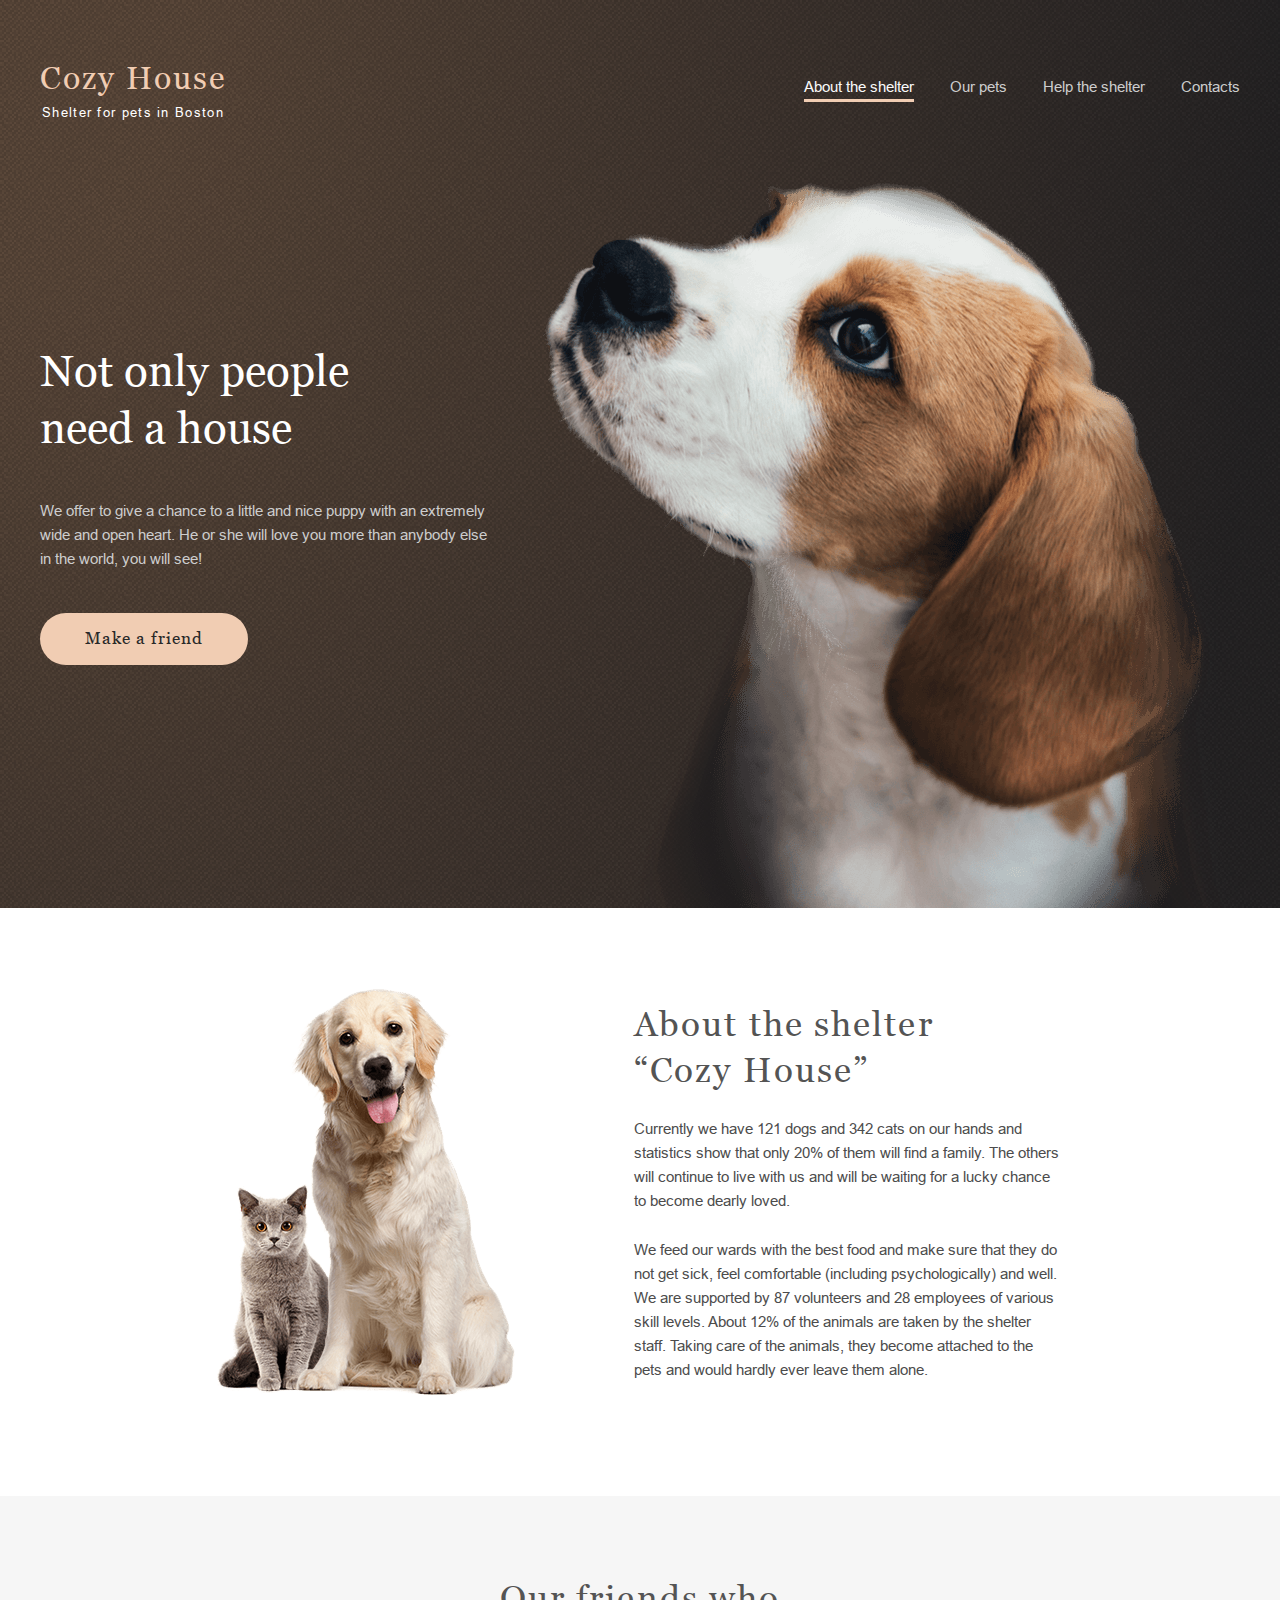
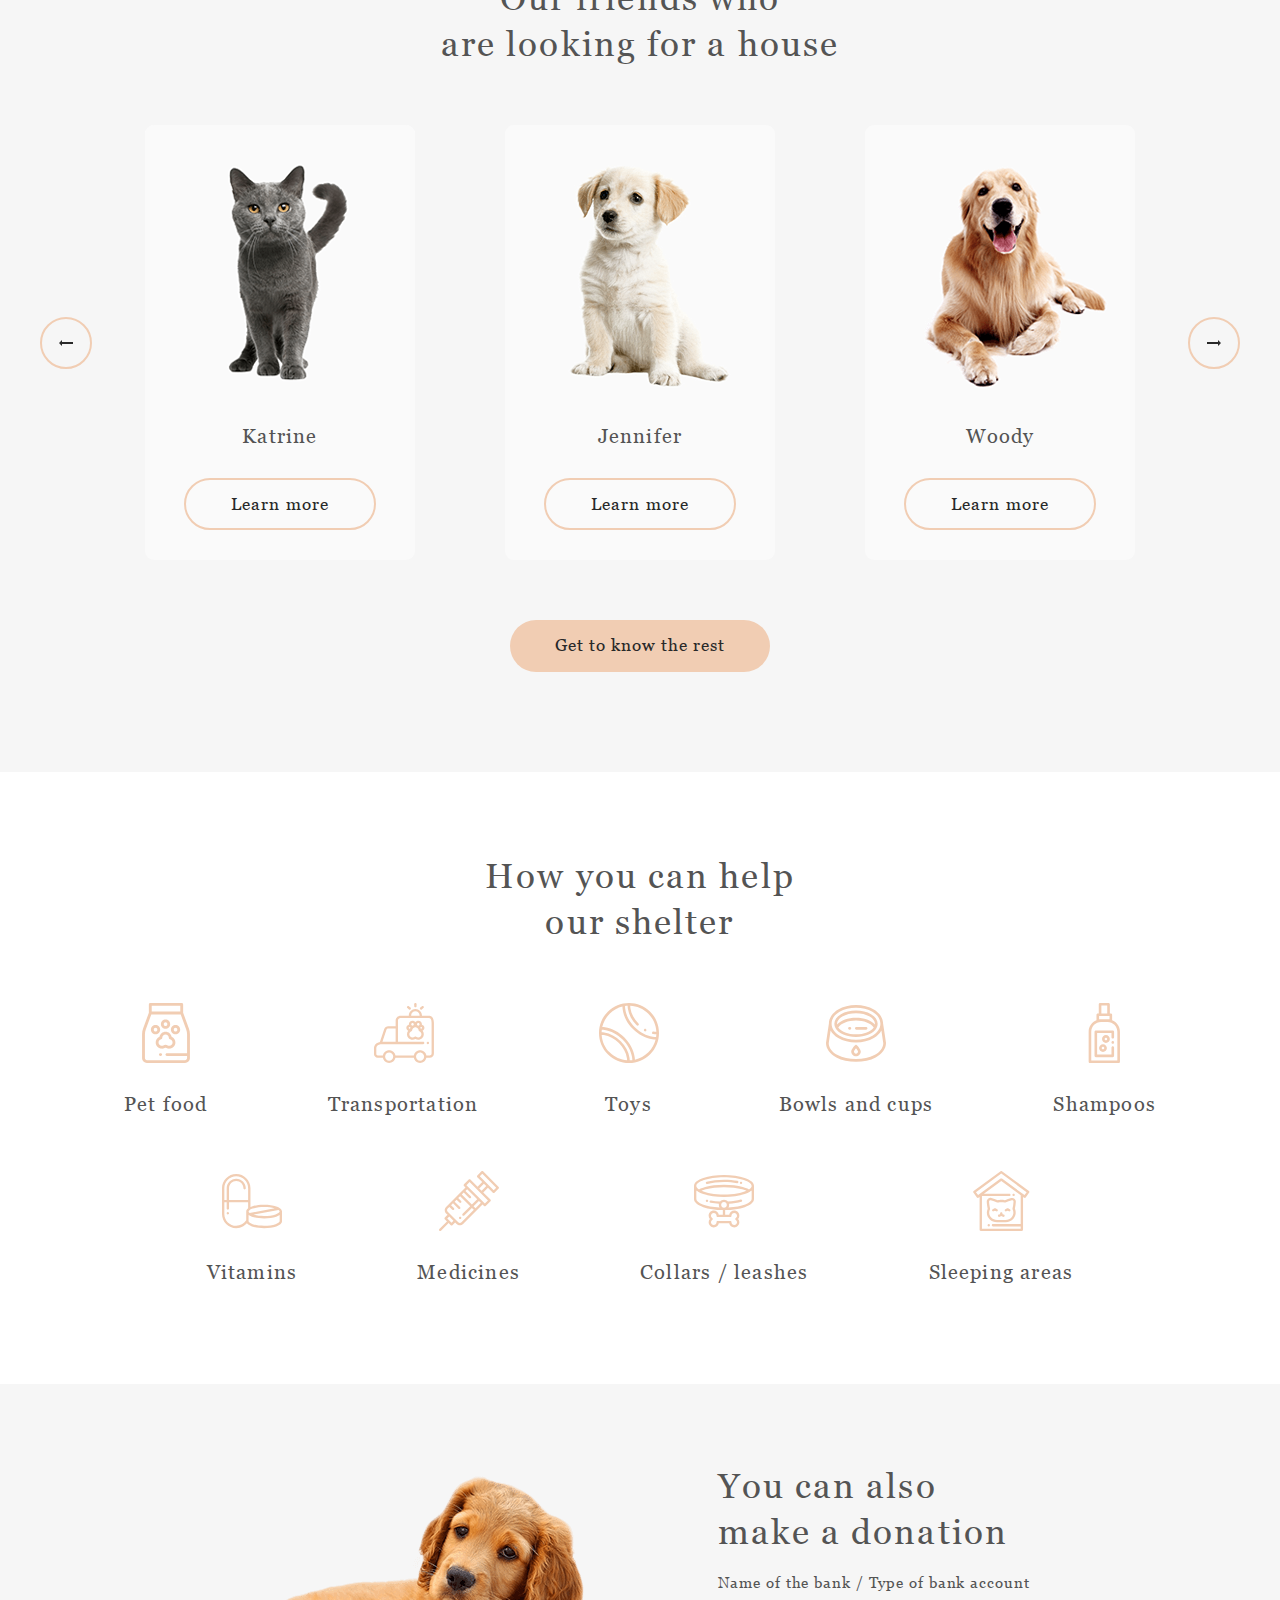
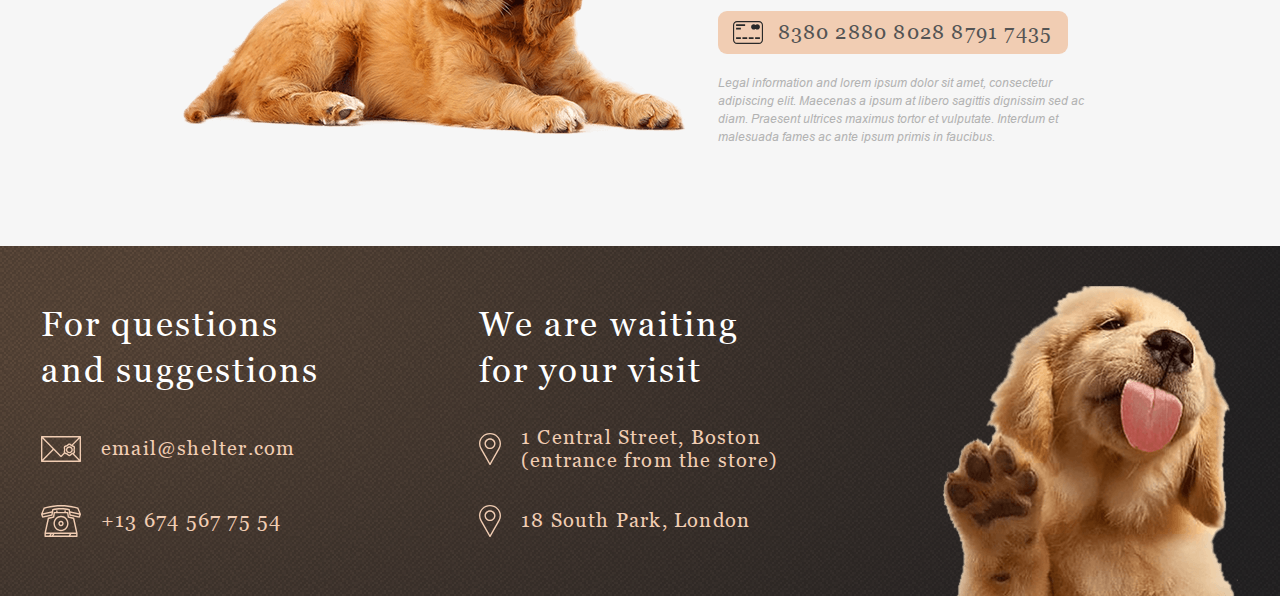
<file: pages/main/index.html>
<!DOCTYPE html>
<html lang="en">

<head>
	<meta charset="UTF-8">
	<meta http-equiv="X-UA-Compatible" content="IE=edge">
	<meta name="viewport" content="width=device-width, initial-scale=1.0">
	<link rel="stylesheet" href="../normalize.css">
	<link rel="stylesheet" href="style.css">
	<link rel="shortcut icon" href="../../assets/icons/favicon.ico" type="image/x-icon">
	<title>Cozy House | Shelter for pets in Boston</title>
</head>

<body class="body">
	<div class="darkness"></div>
	<header class="header">
		<div class="container header__container">
			<div class="header__logo">
				<h1 class="header__logo_string_top">Cozy House</h1>
				<p class="header__logo_string_bottom">Shelter for pets in Boston</p>
			</div>
			<nav class="header__nav nav">
				<ul class="nav__list">
					<li class="nav__item"><a href="#" class="nav__link nav__link_active">About the shelter</a></li>
					<li class="nav__item"><a href="../pets/index.html" class="nav__link">Our pets</a></li>
					<li class="nav__item"><a href="#help-section" class="nav__link">Help the shelter</a></li>
					<li class="nav__item"><a href="#footer" class="nav__link">Contacts</a></li>
				</ul>
			</nav>
			<div class="nav__burger">
				<div class="nav__burger-element"></div>
			</div>
		</div>
	</header>
	<main>
		<section class="hero">
			<div class="container hero__container">
				<div class="hero__content">
					<h2 class="section-title hero__title">Not only people<br>need&nbsp;a&nbsp;house</h2>
					<p class="hero__text">We offer to give a chance to a little and nice puppy with an extremely wide and
						open heart. He or she will love you more than anybody else in the world, you will see!</p>
					<div class="btn-wrapper">
						<div class="btn hero__btn"><a href="#friends-section" class="btn__link">Make a friend</a></div>
					</div>
				</div>
				<img class="hero__pet" src="../../assets/img/start-screen-puppy.png" alt="Puppy" width="698" height="728">
			</div>
		</section>
		<section class="about">
			<div class="container about__container">
				<img class="about__img" src="../../assets/img/about-pets.png" alt="Cat and dog" width="300" height="408">
				<div class="about__content">
					<h3 class="section-title about__title">About the shelter “Cozy&nbsp;House”</h3>
					<p class="about__text">Currently we have 121 dogs and 342 cats on our hands and
						statistics show that only
						20% of them will find a family. The others will continue to live with us and will be waiting for a
						lucky
						chance to become dearly loved.</p>
					<p class="about__text">We feed our wards with the best food and make sure that they do not get sick, feel
						comfortable (including psychologically) and well. We are supported by 87 volunteers and 28 employees
						of
						various skill levels. About 12% of the animals are taken by the shelter staff. Taking care of the
						animals, they become attached to the pets and would hardly ever leave them alone.</p>
				</div>
			</div>
		</section>
		<section class="friends" id="friends-section">
			<div class="container friends__container">
				<h3 class="section-title friends__title">Our friends who<br>are&nbsp;looking&nbsp;for&nbsp;a&nbsp;house</h3>
				<div class="slider friends__slider">
					<button class="slider__btn slider__btn_left"></button>
					<div class="slider__wrapper">
						<div class="slider__carousel">
							<ul class="slider__list slider__list_left">
								<li class="slider__item" data-modal-btn="3">
									<img class="slider__img" src="../../assets/img/scarlett.png" alt="Dog Scarlett" width="270"
										height="270">
									<span class="slider__pet-name">Scarlett</span>
									<button class="btn btn__button">Learn more</button>
								</li>
								<li class="slider__item card-center" data-modal-btn="5">
									<img class="slider__img" src="../../assets/img/timmy.png" alt="Cat Timmy" width="270"
										height="270">
									<span class="slider__pet-name">Timmy</span>
									<button class="btn btn__button">Learn more</button>
								</li>
								<li class="slider__item card-right" data-modal-btn="7">
									<img class="slider__img" src="../../assets/img/charly.png" alt="Dog Charly" width="270"
										height="270">
									<span class="slider__pet-name">Charly</span>
									<button class="btn btn__button">Learn more</button>
								</li>
							</ul>
							<ul class="slider__list slider__list_active">
								<li class="slider__item" data-modal-btn="4">
									<img class="slider__img" src="../../assets/img/katrine.png" alt="Cat Katrine" width="270"
										height="270">
									<span class="slider__pet-name">Katrine</span>
									<button class="btn btn__button">Learn more</button>
								</li>
								<li class="slider__item card-center" data-modal-btn="0">
									<img class="slider__img" src="../../assets/img/jennifer.png" alt="Dog Jennifer" width="270"
										height="270">
									<span class="slider__pet-name">Jennifer</span>
									<button class="btn btn__button">Learn more</button>
								</li>
								<li class="slider__item card-right" data-modal-btn="2">
									<img class="slider__img" src="../../assets/img/woody.png" alt="Dog Woody" width="270"
										height="270">
									<span class="slider__pet-name">Woody</span>
									<button class="btn btn__button">Learn more</button>
								</li>
							</ul>
							<ul class="slider__list slider__list_right">
								<li class="slider__item" data-modal-btn="3">
									<img class="slider__img" src="../../assets/img/scarlett.png" alt="Cat Katrine" width="270"
										height="270">
									<span class="slider__pet-name">Scarlett</span>
									<button class="btn btn__button">Learn more</button>
								</li>
								<li class="slider__item card-center" data-modal-btn="5">
									<img class="slider__img" src="../../assets/img/timmy.png" alt="Cat Timmy" width="270"
										height="270">
									<span class="slider__pet-name">Timmy</span>
									<button class="btn btn__button">Learn more</button>
								</li>
								<li class="slider__item card-right" data-modal-btn="7">
									<img class="slider__img" src="../../assets/img/charly.png" alt="Dog Charly" width="270"
										height="270">
									<span class="slider__pet-name">Charly</span>
									<button class="btn btn__button">Learn more</button>
								</li>
							</ul>
						</div>
					</div>
					<button class="slider__btn slider__btn_right"></button>
				</div>
				<div class="btn friends__btn"><a href="../pets/index.html" class="btn__link">Get to know the rest</a></div>
			</div>
		</section>
		<div class="modal" data-modal-window="1">
			<div class="modal__window">
				<button class="modal__close-btn">&times;</button>
				<div class="modal__content-wrapper">
				</div>
			</div>
		</div>
		<section class="help" id="help-section">
			<div class="container help__container">
				<h3 class="section-title help__title">How you can help our&nbsp;shelter</h3>
				<ul class="help__list">
					<li class="help__item">
						<span class="help__item-name">Pet food</span>
					</li>
					<li class="help__item">
						<span class="help__item-name">Transportation</span>
					</li>
					<li class="help__item">
						<span class="help__item-name">Toys</span>
					</li>
					<li class="help__item">
						<span class="help__item-name">Bowls and cups</span>
					</li>
					<li class="help__item">
						<span class="help__item-name">Shampoos</span>
					</li>
					<li class="help__item">
						<span class="help__item-name">Vitamins</span>
					</li>
					<li class="help__item">
						<span class="help__item-name">Medicines</span>
					</li>
					<li class="help__item">
						<span class="help__item-name">Collars / leashes</span>
					</li>
					<li class="help__item">
						<span class="help__item-name">Sleeping areas</span>
					</li>
				</ul>
			</div>
		</section>
		<section class="addition">
			<div class="container addition__container">
				<img class="addition__img" src="../../assets/img/donation-dog.png" alt="Lying puppy" width="505"
					height="261">
				<div class="addition__content">
					<h3 class="section-title addition__title">You can also make&nbsp;a&nbsp;donation</h3>
					<p class="addition__bank">Name of the bank / Type of bank account</p>
					<div class="addition__account-wrapper">
						<a href="##" class="addition__account-number">8380 2880 8028 8791 7435</a>
					</div>
					<p class="addition__description">
						Legal information and lorem ipsum dolor sit amet, consectetur adipiscing elit. Maecenas a ipsum at
						libero
						sagittis dignissim sed ac diam. Praesent ultrices maximus tortor et vulputate. Interdum et malesuada
						fames
						ac ante ipsum primis in faucibus.
					</p>
				</div>
			</div>
		</section>
	</main>
	<footer class="footer" id="footer">
		<div class="container footer__container">
			<div class="footer__col-wrapper footer__col-wrapper_contacts">
				<h3 class="section-title footer__title">For questions and suggestions</h3>
				<div class="footer__contacts-wrapper">
					<a class="footer__contact-link" href="mailto:email@shelter.com">email@shelter.com</a>
				</div>
				<div class="footer__contacts-wrapper">
					<a class="footer__contact-link" href="tel:+136745677554">+13 674 567 75 54</a>
				</div>
			</div>
			<div class="footer__col-wrapper footer__col-wrapper_address">
				<h3 class="section-title footer__title">We are waiting for your&nbsp;visit</h3>
				<div class="footer__address-wrapper">
					<a class="footer__contact-link footer__address-link" href="https://goo.gl/maps/YfAz1Xtda4FUPWPt7"
						target="_blank">1 Central
						Street, Boston (entrance from the store)</a>
				</div>
				<div class="footer__address-wrapper">
					<a class="footer__contact-link footer__address-link" href="https://goo.gl/maps/V75tgoeRdq8Mn1jn6"
						target="_blank">18 South
						Park, London</a>
				</div>
			</div>
			<img class="footer__img" src="../../assets/img/footer-puppy.png" alt="Red puppy" width="300" height="310">
		</div>
	</footer>
	<script type="module" src="script.js"></script>
</body>

</html>
</file>
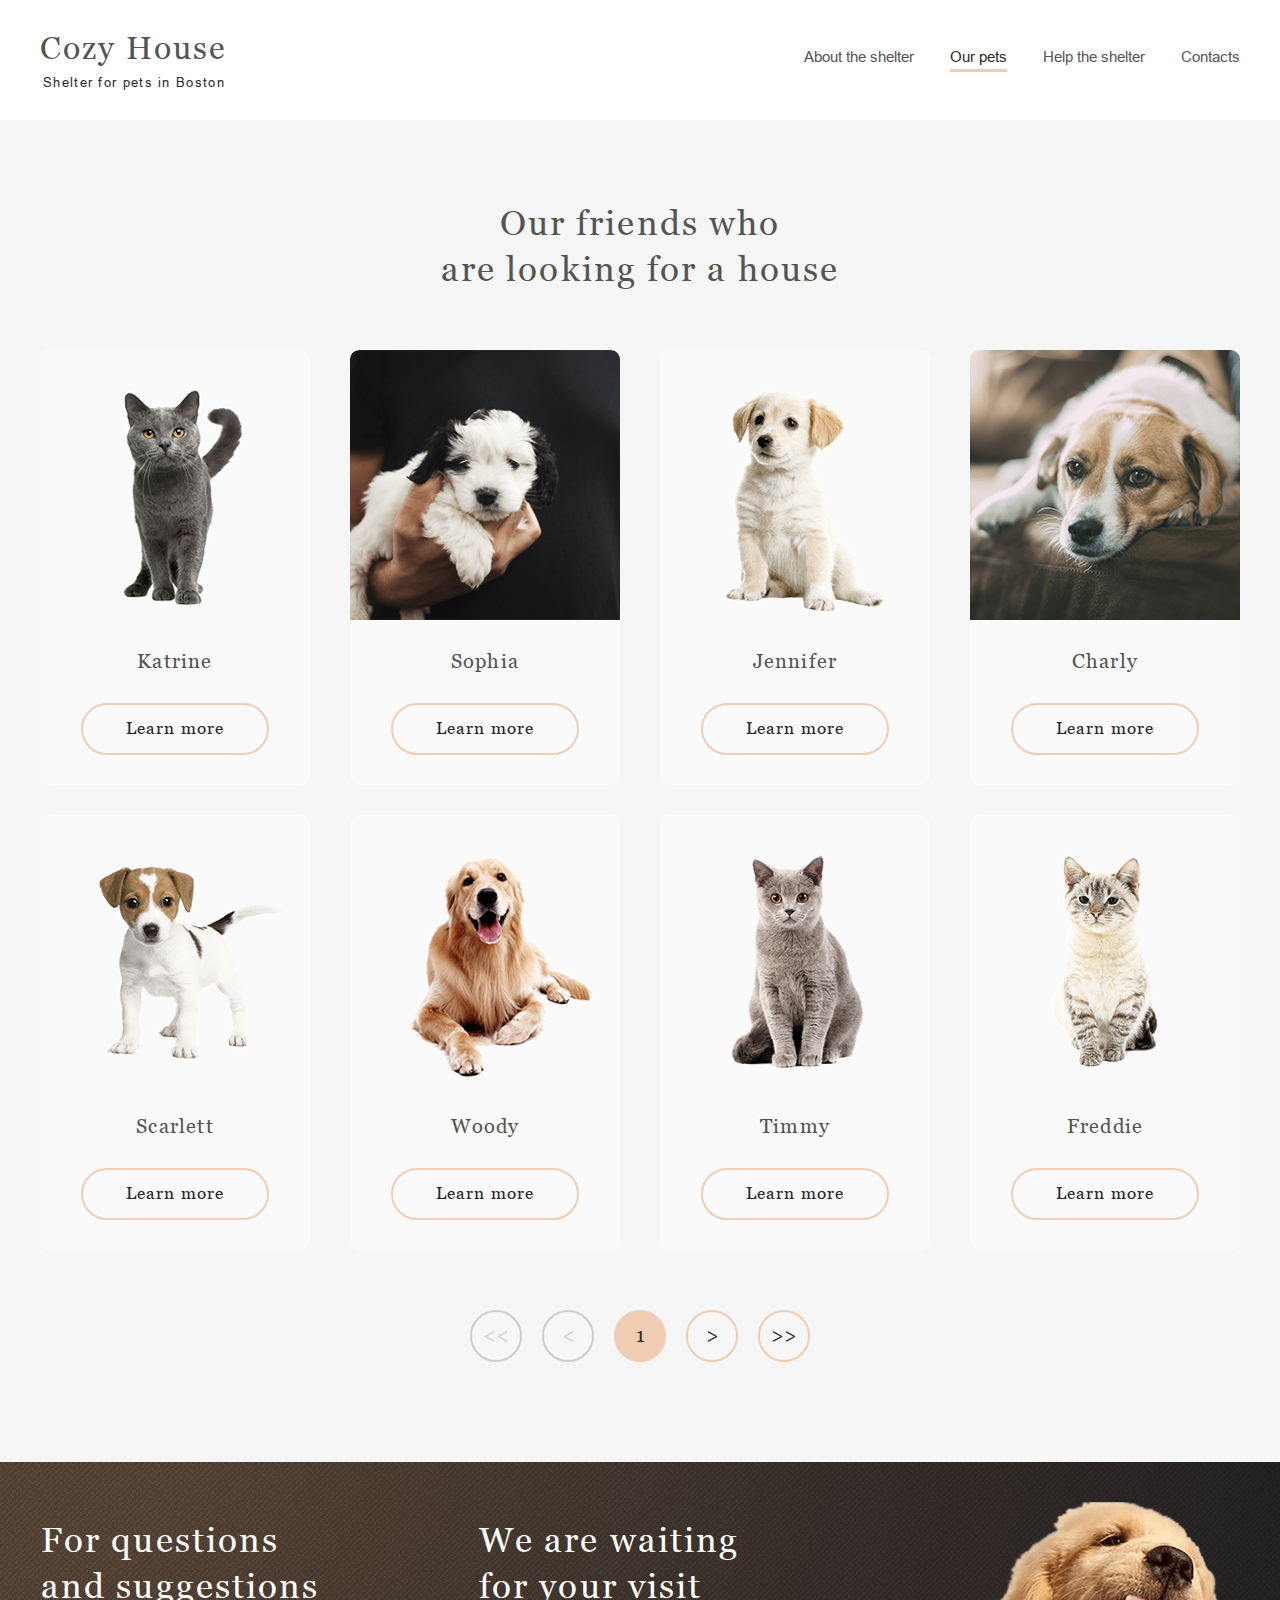
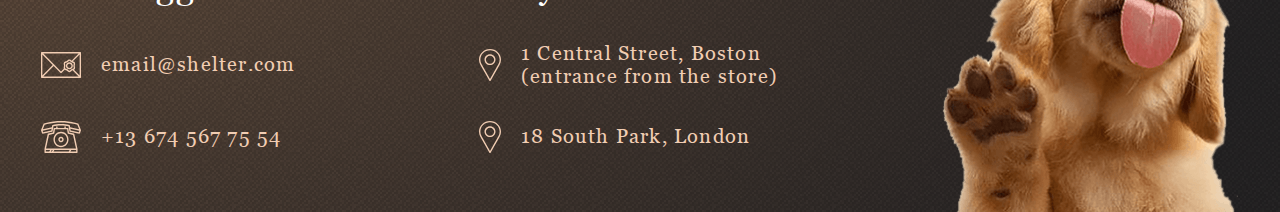
<file: pages/pets/index.html>
<!DOCTYPE html>
<html lang="en">

<head>
	<meta charset="UTF-8">
	<meta http-equiv="X-UA-Compatible" content="IE=edge">
	<meta name="viewport" content="width=device-width, initial-scale=1.0">
	<title>Cozy House | Our pets</title>
	<link rel="stylesheet" href="../normalize.css">
	<link rel="stylesheet" href="style.css">
	<link rel="shortcut icon" href="../../assets/icons/favicon.ico" type="image/x-icon">
</head>

<body class="body">
	<div class="darkness"></div>
	<header class="header">
		<div class="container header__container">
			<div class="header__logo">
				<h1 class="header__logo_string_top"><a href="../main/index.html" class="header__logo-link">Cozy House</a>
				</h1>
				<p class="header__logo_string_bottom"><a href="../main/index.html" class="header__logo-link">Shelter for
						pets in Boston</a></p>
			</div>
			<nav class="header__nav nav">
				<ul class="nav__list">
					<li class="nav__item"><a href="../main/index.html" class="nav__link">About the shelter</a></li>
					<li class="nav__item"><a href="#" class="nav__link nav__link_active">Our pets</a></li>
					<li class="nav__item"><a href="../main/index.html#help-section" class="nav__link">Help the shelter</a>
					</li>
					<li class="nav__item"><a href="#footer" class="nav__link">Contacts</a></li>
				</ul>
			</nav>
			<div class="nav__burger">
				<div class="nav__burger-element"></div>
			</div>
		</div>
	</header>
	<main>
		<section class="friends">
			<div class="container friends__container">
				<h3 class="section-title friends__title">Our friends who are&nbsp;looking&nbsp;for&nbsp;a&nbsp;house</h3>
				<ul class="friends__list">
					<li class="friends__item" data-modal-btn="4">
						<img class="friends__img" src="../../assets/img/katrine.png" alt="Cat Katrine" width="270"
							height="270">
						<span class="friends__pet-name">Katrine</span>
						<button class="btn btn__button">Learn more</button>
					</li>
					<li class="friends__item" data-modal-btn="0">
						<img class="friends__img" src="../../assets/img/jennifer.png" alt="Dog Jennifer" width="270"
							height="270">
						<span class="friends__pet-name">Jennifer</span>
						<button class="btn btn__button">Learn more</button>
					</li>
					<li class="friends__item" data-modal-btn="2">
						<img class="friends__img" src="../../assets/img/woody.png" alt="Dog Woody" width="270" height="270">
						<span class="friends__pet-name">Woody</span>
						<button class="btn btn__button">Learn more</button>
					</li>
					<li class="friends__item" data-modal-btn="1">
						<img class="friends__img" src="../../assets/img/sophia.png" alt="Dog Sophia" width="270" height="270">
						<span class="friends__pet-name">Sophia</span>
						<button class="btn btn__button">Learn more</button>
					</li>
					<li class="friends__item" data-modal-btn="5">
						<img class="friends__img" src="../../assets/img/timmy.png" alt="Cat Timmy" width="270" height="270">
						<span class="friends__pet-name">Timmy</span>
						<button class="btn btn__button">Learn more</button>
					</li>
					<li class="friends__item" data-modal-btn="7">
						<img class="friends__img" src="../../assets/img/charly.png" alt="Dog Charly" width="270" height="270">
						<span class="friends__pet-name">Charly</span>
						<button class="btn btn__button">Learn more</button>
					</li>
					<li class="friends__item" data-modal-btn="3">
						<img class="friends__img" src="../../assets/img/scarlett.png" alt="Dog Scarlett" width="270"
							height="270">
						<span class="friends__pet-name">Scarlett</span>
						<button class="btn btn__button">Learn more</button>
					</li>
					<li class="friends__item" data-modal-btn="6">
						<img class="friends__img" src="../../assets/img/freddie.png" alt="Dog Freddie" width="270"
							height="270">
						<span class="friends__pet-name">Freddie</span>
						<button class="btn btn__button">Learn more</button>
					</li>
				</ul>
				<div class="pagination friends__pagination">
					<button class="pagination__btn pagination__btn_disabled first-btn">&lt;&lt;</button>
					<button class="pagination__btn pagination__btn_disabled prev-btn">&lt;</button>
					<button class="pagination__btn pagination__btn_current current-btn">1</button>
					<button class="pagination__btn next-btn">&gt;</button>
					<button class="pagination__btn last-btn">&gt;&gt;</button>
				</div>
			</div>
		</section>
		<div class="modal" data-modal-window="1">
			<div class="modal__window">
				<button class="modal__close-btn">&times;</button>
				<div class="modal__content-wrapper">
				</div>
			</div>
		</div>
	</main>
	<footer class="footer" id="footer">
		<div class="container footer__container">
			<div class="footer__col-wrapper footer__col-wrapper_contacts">
				<h3 class="section-title footer__title">For questions and suggestions</h3>
				<div class="footer__contacts-wrapper">
					<a class="footer__contact-link" href="mailto:email@shelter.com">email@shelter.com</a>
				</div>
				<div class="footer__contacts-wrapper">
					<a class="footer__contact-link" href="tel:+136745677554">+13 674 567 75 54</a>
				</div>
			</div>
			<div class="footer__col-wrapper footer__col-wrapper_address">
				<h3 class="section-title footer__title">We are waiting for your&nbsp;visit</h3>
				<div class="footer__address-wrapper">
					<a class="footer__contact-link footer__address-link" href="https://goo.gl/maps/YfAz1Xtda4FUPWPt7"
						target="_blank">1 Central Street, Boston (entrance from the store)</a>
				</div>
				<div class="footer__address-wrapper">
					<a class="footer__contact-link footer__address-link" href="https://goo.gl/maps/V75tgoeRdq8Mn1jn6"
						target="_blank">18 South Park, London</a>
				</div>
			</div>
			<img class="footer__img" src="../../assets/img/footer-puppy.png" alt="Red puppy" width="300" height="310">
		</div>
	</footer>
	<script type="module" src="script.js"></script>
</body>

</html>
</file>
<file: pages/main/style.css>
@font-face {
	font-family: 'Georgia';
	src: url('../../assets/fonts/Georgia-Italic.eot');
	src: local('Georgia Italic'), local('Georgia-Italic'),
		url('../../assets/fonts/Georgia-Italic.eot?#iefix') format('embedded-opentype'),
		url('../../assets/fonts/Georgia-Italic.woff') format('woff'),
		url('../../assets/fonts/Georgia-Italic.ttf') format('truetype');
	font-weight: normal;
	font-style: italic;
}

@font-face {
	font-family: 'Georgia';
	src: url('../../assets/fonts/Georgia-Bold.eot');
	src: local('Georgia Bold'), local('Georgia-Bold'),
		url('../../assets/fonts/Georgia-Bold.eot?#iefix') format('embedded-opentype'),
		url('../../assets/fonts/Georgia-Bold.woff') format('woff'),
		url('../../assets/fonts/Georgia-Bold.ttf') format('truetype');
	font-weight: bold;
	font-style: normal;
}

@font-face {
	font-family: 'Georgia';
	src: url('Georgia.eot');
	src: local('Georgia'),
		url('../../assets/fonts/Georgia.eot?#iefix') format('embedded-opentype'),
		url('../../assets/fonts/Georgia.woff') format('woff'),
		url('../../assets/fonts/Georgia.ttf') format('truetype');
	font-weight: normal;
	font-style: normal;
}

@font-face {
	font-family: 'Arial';
	src: url('../../assets/fonts/ArialMT.eot');
	src: local('Arial'), local('ArialMT'),
		url('../../assets/fonts/ArialMT.eot?#iefix') format('embedded-opentype'),
		url('../../assets/fonts/ArialMT.woff') format('woff'),
		url('../../assets/fonts/ArialMT.ttf') format('truetype');
	font-weight: normal;
	font-style: normal;
}

@font-face {
	font-family: 'Arial';
	src: url('../../assets/fonts/Arial-ItalicMT.eot');
	src: local('Arial Italic'), local('Arial-ItalicMT'),
		url('../../assets/fonts/Arial-ItalicMT.eot?#iefix') format('embedded-opentype'),
		url('../../assets/fonts/Arial-ItalicMT.woff') format('woff'),
		url('../../assets/fonts/Arial-ItalicMT.ttf') format('truetype');
	font-weight: normal;
	font-style: italic;
}

*,
*::after,
*::before {
	box-sizing: border-box;
}

img {
	width: 100%;
	height: auto;
	object-fit: contain;
}

html {
	scroll-behavior: smooth;
}

body {
	margin: 0 auto;
	font-family: 'Arial', sans-serif;
}

.body.lock {
	overflow: hidden;
}

.darkness {
	display: none;
	position: fixed;
	top: 0;
	left: 0;
	width: 100vw;
	height: 100vh;
	transition: background-color 0.8s ease-in-out;
}

.darkness-active {
	display: block;
	z-index: 5;
	background-color: rgba(41, 41, 41, 0.6);
}

.container {
	max-width: 1280px;
	margin: 0 auto;
	padding: 0 40px;
}

:root {
	--color-dark-beige: #f1cdb3;
	--color-beige: #fddcc4;
	--color-white: #ffffff;
	--color-light-beige: #fafafa;
	--color-light-gray: #cdcdcd;
	--color-gray: #b2b2b2;
	--color-dark-gray: #545454;
	--color-dark-brown: #292929;
	--color-background-gray: #f6f6f6;
}

/* Header styles */

.header {
	position: absolute;
	width: 100%;
	margin-top: 61px;
}

.header__container {
	display: flex;
	justify-content: space-between;
	align-items: center;
	top: 0;
	left: 0;
}

.header__logo {
	width: 186px;
	z-index: 25;
}

.header__logo_string_top {
	margin: 0 0 9px 0;
	font-family: 'Georgia', serif;
	font-style: normal;
	font-weight: 400;
	font-size: 32px;
	line-height: 110%;
	text-align: center;
	letter-spacing: 0.06em;
	color: var(--color-dark-beige);
}

.header__logo_string_bottom {
	margin: 0;
	font-family: 'Arial', serif;
	font-style: normal;
	font-weight: 400;
	font-size: 13px;
	line-height: 15px;
	text-align: center;
	letter-spacing: 0.1em;
	color: var(--color-white);
}

.nav__mobile-wrapper {
	display: none;
}

.nav__list {
	display: flex;
	justify-content: end;
	margin: 0;
	list-style: none;
}

.nav__item {
	margin: 0 0 4px 36px;
}

.nav__link {
	text-decoration: none;
	font-family: 'Arial', sans-serif;
	font-style: normal;
	font-weight: 400;
	font-size: 15px;
	line-height: 160%;
	color: var(--color-light-gray);
	transition: color 0.4s;
}

.nav__link_active::after {
	content: "";
	display: block;
	background-color: var(--color-dark-beige);
	width: 100%;
	height: 3px;
	transform: scale(0);
	transition: all 0.4s;
}

.nav__link:hover {
	color: var(--color-light-beige);
}

.nav__link_active {
	color: var(--color-light-beige);
}

.nav__link_active::after {
	transform: scale(1);
}

.nav__burger {
	display: none;
	align-items: center;
	width: 30px;
	height: 22px;
	border-top: 2px solid var(--color-dark-beige);
	border-bottom: 2px solid var(--color-dark-beige);
	cursor: pointer;
	transition: 0.4s ease-in-out;
}

.nav__burger-element {
	width: 30px;
	height: 2px;
	background-color: var(--color-dark-beige);
}

/* Hero styles */

.hero {
	background: url(../../assets/img/noise_transparent.png), no-repeat, radial-gradient(100% 215.42% at 0% 0%, #5B483A 0%, #5B483A 15%, #262425 100%, #262425 85%), #211F20;
	padding-top: 180px;
}

.hero__container {
	display: flex;
	justify-content: space-between;
}

.hero__content {
	max-width: 460px;
	margin: 163px 0;
}

.hero__pet {
	display: block;
	max-width: 698px;
	height: auto;
	align-self: flex-end;
}

.section-title {
	margin: 0;
	font-family: 'Georgia', serif;
	font-style: normal;
	font-weight: 400;
	font-size: 35px;
	line-height: 130%;
	letter-spacing: 0.06em;
	color: var(--color-dark-gray);
}

.hero__title {
	max-width: 310px;
	margin: 0 0 42px 0;
	font-size: 44px;
	letter-spacing: normal;
	color: var(--color-white);
}

.hero__text {
	max-width: 460px;
	margin-bottom: 42px;
	font-family: 'Arial';
	font-style: normal;
	font-weight: 400;
	font-size: 15px;
	line-height: 160%;
	color: var(--color-light-gray);
}

.btn {
	display: inline-block;
	height: 52px;
	padding: 15px 45px 14px;
	text-align: center;
	background-color: var(--color-dark-beige);
	border-radius: 100px;
	transition: background-color 0.4s;
}

.btn__link {
	vertical-align: middle;
	text-decoration: none;
	font-family: 'Georgia', serif;
	font-style: normal;
	font-weight: 400;
	font-size: 17px;
	line-height: 0;
	letter-spacing: 0.06em;
	color: var(--color-dark-brown);
}

.btn:hover {
	cursor: pointer;
	background-color: var(--color-beige);
}

/* About styles */

.about__container {
	display: flex;
	justify-content: center;
	align-items: center;
	flex-wrap: wrap;
	gap: 78px;
	padding-top: 80px;
	padding-bottom: 100px;
}

.about__img {
	width: 300px;
	margin: 0 20px;
}

.about__content {
	margin: 0 20px;
	max-width: 430px;
}

.about__title {
	margin-bottom: 24px;
}

.about__text {
	margin: 0;
	font-family: 'Arial', sans-serif;
	font-style: normal;
	font-weight: 400;
	font-size: 15px;
	line-height: 160%;
	color: #4c4c4c;
}

.about__text:nth-of-type(1) {
	margin-bottom: 25px;
}

/* Friends styles */

.friends {
	background-color: var(--color-background-gray);
}

.friends__container {
	padding-top: 80px;
	padding-bottom: 100px;
	text-align: center;
}

.friends__title {
	width: 405px;
	margin: 0 auto 58px;
	text-align: center;
}

.slider {
	display: flex;
	justify-content: center;
	align-items: center;
	gap: 53px;
}

.friends__slider {
	margin-bottom: 60px;
}

.slider__wrapper {
	width: 990px;
	overflow: hidden;
}

.slider__carousel {
	position: relative;
	left: -990px;
	display: flex;
	justify-content: space-between;
}

.slider__list {
	margin: 0;
	padding: 0;
	display: flex;
	justify-content: space-between;
	gap: 90px;
	list-style: none;
}

.slider__item {
	display: flex;
	flex-direction: column;
	justify-content: space-between;
	align-items: center;
	width: 270px;
	height: 435px;
	padding: 0 0 30px 0;
	background-color: var(--color-light-beige);
	border-radius: 9px;
	transition: background-color 0.4s, box-shadow 0.4s;
}

.slider__item:hover {
	cursor: pointer;
	background-color: var(--color-white);
	box-shadow: 0px 2px 35px 14px rgba(13, 13, 13, 0.04);
}

.slider__item:hover .btn__button {
	background-color: var(--color-dark-beige);
}

.slider__img {
	width: 270px;
	border-radius: 9px 9px 0 0;
}

.slider__pet-name {
	font-family: 'Georgia', serif;
	font-style: normal;
	font-weight: 400;
	font-size: 20px;
	line-height: 23px;
	letter-spacing: 0.06em;
	color: var(--color-dark-gray);
}

.btn__button {
	font-family: 'Georgia', serif;
	font-style: normal;
	font-weight: 400;
	font-size: 17px;
	letter-spacing: 0.06em;
	vertical-align: middle;
	color: var(--color-dark-brown);
	background-color: transparent;
	border: 2px solid var(--color-dark-beige);
	outline: none;
	transition: background-color 0.4s
}

.slider__item .btn__button:hover {
	border-color: var(--color-beige);
	background-color: var(--color-beige);
}

.slider__btn {
	flex-shrink: 0;
	width: 52px;
	height: 52px;
	border: 2px solid var(--color-dark-beige);
	border-radius: 100px;
	background-color: transparent;
	transition: background-color 0.4s, border 0.4s;
}

.slider__btn:hover {
	cursor: pointer;
	background-color: var(--color-beige);
	border: 2px solid var(--color-beige);
}

.slider__btn_left {
	background-image: url(../../assets/icons/arrow-left.svg);
	background-repeat: no-repeat;
	background-position: center;
}

.slider__btn_right {
	background-image: url(../../assets/icons/arrow-right.svg);
	background-repeat: no-repeat;
	background-position: center;
}

@keyframes move-right {
	from {
		left: -990px;
	}

	to {
		left: -1980px;
	}
}

.transition-right {
	animation-name: move-right;
	animation-duration: 1s;
}

@keyframes move-left {
	from {
		left: -990px;
	}

	to {
		left: 0;
	}
}

.transition-left {
	animation-name: move-left;
	animation-duration: 1s;
}

/* Modal */

.modal {
	display: none;
	position: fixed;
	left: 0;
	top: 0;
	width: 100vw;
	height: 100vh;
	z-index: 5;
	font-family: 'Georgia', serif;
	font-style: normal;
	font-weight: 400;
	font-size: 15px;
	letter-spacing: 0.06em;
	color: #000000;
	overflow: auto;
	background-color: transparent;
}

.modal__window {
	position: relative;
	width: 900px;
	height: auto;
	margin: calc((100vh - 500px) / 2) auto;
	background: var(--color-light-beige);
	border-radius: 9px;
	box-shadow: 0px 2px 35px 14px rgba(13, 13, 13, 0.04);
}

.modal__content-wrapper {
	display: flex;
	justify-content: space-between;
	width: 900px;
	height: auto;
	background: var(--color-light-beige);
	border-radius: 9px;
}

.modal__img {
	width: 500px;
	height: 500px;
	border-radius: 9px;
}

.modal__content {
	display: flex;
	flex-direction: column;
	width: 351px;
	padding: 50px 20px 45px 30px;
}

.modal__title {
	margin: 0 0 10px;
	font-size: 35px;
	line-height: 130%;
	font-weight: 400;
}

.modal__subtitle {
	margin: 0 0 40px;
	font-size: 20px;
	line-height: 115%;
	font-weight: 400;
}

.modal__text {
	margin: 0 0 40px;
	line-height: 110%;
}

.modal__list {
	margin: 0;
	padding: 0;
}

.modal__list-item {
	list-style: none;
}

.modal__list-item:not(:last-child) {
	margin: 0 0 7px;
}

.modal__list-item::before {
	content: "\00B7";
	font-size: 22px;
	line-height: 22px;
	color: var(--color-dark-beige);
	margin-right: 10px;
}

.modal_text_bold {
	font-weight: 700;
}

.modal__close-btn {
	position: absolute;
	top: -48px;
	right: -48px;
	width: 52px;
	height: 52px;
	font-size: 30px;
	line-height: 30px;
	text-align: center;
	background-color: transparent;
	border: 2px solid var(--color-dark-beige);
	border-radius: 100px;
	outline: none;
	cursor: pointer;
	transition: 0.4s ease-in-out;
}

.modal__close-btn:hover {
	background-color: var(--color-beige);
	border-color: var(--color-beige);
}

.modal__close-btn_hover {
	background-color: var(--color-beige);
	border-color: var(--color-beige);
}

/* Help styles */

.help__container {
	padding-top: 82px;
	padding-bottom: 45px;
}

.help__title {
	width: 310px;
	margin: 0 auto 58px;
	text-align: center;
}

.help__list {
	display: flex;
	justify-content: center;
	align-items: center;
	margin: 0;
	padding: 0;
	list-style: none;
	flex-wrap: wrap;
	margin: 0 auto;
}

.help__item {
	padding: 90px 0 0;
	margin: 0 60px 55px;
	text-align: center;
}

.help__item-name {
	font-family: 'Georgia', serif;
	font-style: normal;
	font-weight: 400;
	font-size: 20px;
	line-height: 115%;
	letter-spacing: 0.06em;
	color: var(--color-dark-gray);
}

.help__item {
	background-image: url(../../assets/icons/pet-food.svg);
	background-repeat: no-repeat;
	background-position: center 0;
}

.help__item:nth-child(2) {
	background-image: url(../../assets/icons/transportation.svg);
}

.help__item:nth-child(3) {
	width: 60px;
	background-image: url(../../assets/icons/toys.svg);
}

.help__item:nth-child(4) {
	background-image: url(../../assets/icons/bowls-and-cups.svg);
}

.help__item:nth-child(5) {
	background-image: url(../../assets/icons/shampoos.svg);
}

.help__item:nth-child(6) {
	background-image: url(../../assets/icons//vitamins.svg);
}

.help__item:nth-child(7) {
	background-image: url(../../assets/icons/medicines.svg);
}

.help__item:nth-child(8) {
	background-image: url(../../assets/icons/collars-leashes.svg);
}

.help__item:nth-child(9) {
	background-image: url(../../assets/icons/sleeping-area.svg);
}

/* Addition styles */

.addition {
	background-color: var(--color-background-gray);
}

.addition__container {
	display: flex;
	justify-content: center;
	align-items: center;
	flex-wrap: wrap;
	padding-top: 80px;
	padding-bottom: 100px;
}

.addition__img {
	width: 505px;
	margin: 0 15px;
}

.addition__content {
	display: flex;
	flex-direction: column;
	justify-content: space-between;
	width: 380px;
	height: 282px;
	margin: 0 15px;
}

.addition__title {
	width: 300px;
}

.addition__bank {
	margin: 0;
	font-family: 'Georgia', serif;
	font-style: normal;
	font-weight: 400;
	font-size: 15px;
	line-height: 110%;
	letter-spacing: 0.06em;
	color: var(--color-dark-gray);
}

.addition__account-wrapper {
	max-width: 350px;
	padding: 10px 15px 10px 60px;
	border-radius: 9px;
	background: url(../../assets/icons/credit-card.svg) no-repeat 15px center, var(--color-dark-beige);
	transition: background-color 0.4s;
}

.addition__account-wrapper:hover {
	background-color: var(--color-beige);
}

.addition__account-number {
	font-family: 'Georgia';
	font-style: normal;
	font-weight: 400;
	font-size: 20px;
	line-height: 115%;
	letter-spacing: 0.06em;
	color: var(--color-dark-gray);
	text-decoration: none;
}

.addition__description {
	margin: 0;
	font-family: 'Arial', sans-serif;
	font-style: italic;
	font-weight: 400;
	font-size: 12px;
	line-height: 18px;
	color: var(--color-gray);
}

/* Footer styles */

.footer {
	background: url(../../assets/img/noise_transparent.png), no-repeat, radial-gradient(100% 215.42% at 0% 0%, #5B483A 0%, #5B483A 15%, #262425 100%, #262425 85%), #211F20;
}

.footer__container {
	display: flex;
	justify-content: center;
	align-items: top;
	flex-wrap: wrap;
	gap: 158px;
	padding-top: 40px;
}

.footer__col-wrapper {
	display: flex;
	flex-direction: column;
	justify-content: space-between;
	height: 251px;
}

.footer__col-wrapper_contacts {
	width: 280px;
}

.footer__col-wrapper_address {
	width: 302px;
}

.footer__title {
	margin-top: 16px;
	color: var(--color-white);
}

.footer__contacts-wrapper {
	padding: 5px 0;
	background: url(../../assets/icons/icon-email.svg) no-repeat 0 center;
}

.footer__contacts-wrapper:nth-of-type(2) {
	background: url(../../assets/icons/icon-phone.svg) no-repeat 0 center;
}

.footer__address-wrapper {
	padding: 5px 0;
	background: url(../../assets/icons/icon-marker.svg) no-repeat 0 center;
}

.footer__contact-link {
	display: block;
	padding-left: 60px;
	text-decoration: none;
	font-family: 'Georgia', serif;
	font-style: normal;
	font-weight: 400;
	font-size: 20px;
	line-height: 115%;
	letter-spacing: 0.06em;
	color: var(--color-dark-beige);
}

.footer__address-link {
	padding-left: 42px;
}

.footer__img {
	width: 300px;
}



@media (max-width: 1279px) {
	.container {
		padding-left: 30px;
		padding-right: 30px;
	}

	.header {
		margin-top: 32px;
	}

	.hero {
		padding-top: 150px;
	}

	.hero__container {
		flex-direction: column;
		align-items: center;
		height: 100%;
	}

	.hero__content {
		margin: 0 0 100px;
	}

	.btn-wrapper {
		text-align: center;
	}

	.hero__btn {
		margin: 0 auto;
	}

	.hero__pet {
		max-width: 569px;
		align-self: flex-end;
	}

	.about__container {
		flex-direction: column-reverse;
		gap: 80px;
	}

	.slider {
		gap: 1.5625vw;
	}

	.slider__wrapper {
		width: 580px;
	}

	.slider__carousel {
		left: -580px;
	}

	@keyframes move-right {
		from {
			left: -580px;
		}

		to {
			left: -1160px;
		}
	}

	@keyframes move-left {
		from {
			left: -580px;
		}

		to {
			left: 0;
		}
	}

	.slider__list {
		gap: 40px;
	}

	.card-right {
		display: none;
	}

	.help__item {
		width: 170px;
		margin: 0 4.3% 55px;
	}

	.help__item:nth-child(3) {
		width: 170px;
	}

	.addition__container {
		flex-direction: column-reverse;
	}

	.addition__img {
		margin-top: 60px;
	}

	.footer__container {
		max-width: 900px;
		padding-top: 30px;
		gap: 58px;
	}

	.footer__col-wrapper {
		height: 234px;
		margin-bottom: 7px;
	}

	.footer__title {
		margin-top: 0;
	}

	.modal {
		letter-spacing: 0.04em;
	}

	.modal__window {
		width: 630px;
		margin: calc((100vh - 350px) / 2) auto;
	}

	.modal__content-wrapper {
		width: 630px;
	}

	.modal__img {
		width: 350px;
		height: 350px;
	}

	.modal__content {
		width: 265px;
		padding: 10px 9px 10px 11px;
	}

	.modal__subtitle {
		margin-bottom: 20px;
	}

	.modal__text {
		margin-bottom: 18px;
		font-size: 13px;
	}

	.modal__list-item:not(:last-child) {
		margin-bottom: 3px;
	}
}

@media (max-width: 1279px) and (min-width: 1090px) {
	.help__list {
		width: 1030px;
	}
}


@media (max-width: 767px) {
	.container {
		padding-left: 3.1%;
		padding-right: 3.1%;
	}

	.header__nav {
		position: fixed;
		width: 320px;
		height: 100%;
		top: 0;
		right: -350px;
		background-color: var(--color-dark-brown);
		transition: right 0.5s ease-in-out;
		z-index: 20;
	}

	.nav__list {
		display: flex;
		flex-direction: column;
		justify-content: center;
		align-items: center;
		height: 100%;
		margin: 90px 0;
		padding: 0 30px 30px;
		overflow-y: auto;
	}

	.nav__item {
		margin: 0;
		margin-bottom: 40px;
	}

	.nav__link {
		font-size: 32px;
	}

	.open {
		right: 0;
	}

	.nav__burger {
		display: flex;
		margin-left: 41px;
		z-index: 20;
		transition: all 0.3s ease-in-out;
	}

	.nav__burger.opener {
		transform: rotate(90deg);
	}

	.header__container {
		padding-right: 53px;
	}

	.header__container_open {
		justify-content: end;
	}

	.help__list {
		justify-content: space-between;
		padding: 0 10%;
	}

	.section-title {
		margin: 0 auto;
		text-align: center;
	}

	.hero__title {
		max-width: 100%;
		margin-bottom: 42px;
		letter-spacing: 0.06em;
	}

	.hero__content {
		text-align: center;
		margin-bottom: 105px;
	}

	.about__container {
		padding: 42px 2%;
	}

	.about__title {
		margin-bottom: 24px;
	}

	.about__text {
		text-align: justify;
		letter-spacing: -0.01em;
	}

	.about__text:nth-of-type(1) {
		margin-bottom: 23px;
	}

	.about__img {
		max-width: 300px;
		width: 260px;
	}

	.about__container {
		gap: 40px;
	}

	.friends__title {
		width: 100%;
		margin-bottom: 42px;
	}

	.friends__container {
		padding-top: 42px;
		padding-bottom: 42px;
	}

	.slider__list {
		gap: 0;
	}

	.slider__wrapper {
		width: 270px;
	}

	.slider__carousel {
		left: -270px;
	}

	@keyframes move-right {
		from {
			left: -270px;
		}

		to {
			left: -540px;
		}
	}

	@keyframes move-left {
		from {
			left: -270px;
		}

		to {
			left: 0;
		}
	}

	.slider__btn {
		order: 10;
		margin: 0 38px;
	}

	.slider__item {
		margin-bottom: 15px;
	}

	.card-center {
		display: none;
	}

	.friends__slider {
		flex-wrap: wrap;
		width: 300px;
		margin: 0 auto 42px;
	}

	.help__container {
		padding-top: 42px;
		padding-bottom: 0;
	}

	.help__title {
		margin-bottom: 40px;
	}

	.addition__container {
		padding-top: 42px;
		padding-bottom: 42px;
		justify-content: flex-start;
		margin: 0 auto;
	}

	.addition__title {
		max-width: 280px;
	}

	.addition__content {
		max-width: 360px;
		margin: 0 0 42px;
		align-items: center;
	}

	.addition__account-wrapper {
		max-width: 280px;
		padding: 13px 14px 13px 59px;
	}

	.addition__account-number {
		font-size: 15px;
		line-height: 110%;
		width: 100%;
	}

	.addition__img {
		max-width: 360px;
		margin: 0;
	}

	.addition__bank {
		line-height: 160%;
		letter-spacing: 0;
	}

	.addition__description {
		text-align: justify;
	}

	.footer__col-wrapper {
		height: 208px;
		margin-bottom: 0;
		align-items: center;
	}

	.footer__container {
		flex-direction: column;
		align-items: center;
		gap: 40px;
	}

	.footer__col-wrapper_address {
		height: 222px;
		align-items: flex-start;
	}

	.footer__img {
		width: 260px;
	}

	.modal__window {
		width: 240px;
		margin: calc((100vh - 240px) / 2) auto;
	}

	.modal__content-wrapper {
		display: block;
		width: 240px;
	}

	.modal__title {
		text-align: center;
	}

	.modal__subtitle {
		text-align: center;
	}

	.modal__img {
		display: none;
	}

	.modal__content {
		width: 240px;
		padding: 12px;
		margin: 0 auto;
	}

	.modal__title {
		text-align: center;
	}

	.modal__subtitle {
		text-align: center;
	}

	.modal__text {
		text-align: justify;
		margin-bottom: 22px;
	}
}


@media (max-width: 699px) {
	.hero__pet {
		width: 86.66%;
		max-width: 400px;
	}
}


@media (max-width: 563px) {
	.section-title {
		font-size: 30px;
	}

	.help__list {
		padding: 0;
	}
}


@media (max-width: 440px) {
	.section-title {
		font-size: 7.8125vw;
	}

	.help__item {
		width: 130px;
		margin: 0 15px 29px;
		padding-top: 70px;
		background-size: 39%;
	}

	.help__item:nth-child(3) {
		width: 130px;
	}

	.help__item-name {
		font-size: 15px;
		line-height: 110%;
	}

	.addition__content {
		max-width: 280px;
	}

	.addition__img {
		width: 260px;
	}
}


@media (max-width: 390px) {

	.help__container {
		padding: 42px 0 10px;
	}
}

.invisible {
	display: none;
}

.visibility {
	display: block;
}

@media (pointer: coarse) {
	.slider__btn:hover {
		border: 2px solid var(--color-dark-beige);
		background-color: transparent;
	}
}
</file>
<file: pages/pets/style.css>
@font-face {
	font-family: 'Georgia';
	src: url('../../assets/fonts/Georgia-Italic.eot');
	src: local('Georgia Italic'), local('Georgia-Italic'),
		url('../../assets/fonts/Georgia-Italic.eot?#iefix') format('embedded-opentype'),
		url('../../assets/fonts/Georgia-Italic.woff') format('woff'),
		url('../../assets/fonts/Georgia-Italic.ttf') format('truetype');
	font-weight: normal;
	font-style: italic;
}

@font-face {
	font-family: 'Georgia';
	src: url('../../assets/fonts/Georgia-Bold.eot');
	src: local('Georgia Bold'), local('Georgia-Bold'),
		url('../../assets/fonts/Georgia-Bold.eot?#iefix') format('embedded-opentype'),
		url('../../assets/fonts/Georgia-Bold.woff') format('woff'),
		url('../../assets/fonts/Georgia-Bold.ttf') format('truetype');
	font-weight: bold;
	font-style: normal;
}

@font-face {
	font-family: 'Georgia';
	src: url('Georgia.eot');
	src: local('Georgia'),
		url('../../assets/fonts/Georgia.eot?#iefix') format('embedded-opentype'),
		url('../../assets/fonts/Georgia.woff') format('woff'),
		url('../../assets/fonts/Georgia.ttf') format('truetype');
	font-weight: normal;
	font-style: normal;
}

@font-face {
	font-family: 'Arial';
	src: url('../../assets/fonts/ArialMT.eot');
	src: local('Arial'), local('ArialMT'),
		url('../../assets/fonts/ArialMT.eot?#iefix') format('embedded-opentype'),
		url('../../assets/fonts/ArialMT.woff') format('woff'),
		url('../../assets/fonts/ArialMT.ttf') format('truetype');
	font-weight: normal;
	font-style: normal;
}

@font-face {
	font-family: 'Arial';
	src: url('../../assets/fonts/Arial-ItalicMT.eot');
	src: local('Arial Italic'), local('Arial-ItalicMT'),
		url('../../assets/fonts/Arial-ItalicMT.eot?#iefix') format('embedded-opentype'),
		url('../../assets/fonts/Arial-ItalicMT.woff') format('woff'),
		url('../../assets/fonts/Arial-ItalicMT.ttf') format('truetype');
	font-weight: normal;
	font-style: italic;
}

*,
*::after,
*::before {
	box-sizing: border-box;
}

img {
	width: 100%;
	height: auto;
	object-fit: contain;
}

html {
	scroll-behavior: smooth;
}

body {
	margin: 0 auto;
	font-family: 'Arial', sans-serif;
}

.body.lock {
	overflow: hidden;
}

.container {
	max-width: 1280px;
	margin: 0 auto;
	padding: 0 40px;
}

:root {
	--color-dark-beige: #f1cdb3;
	--color-beige: #fddcc4;
	--color-white: #ffffff;
	--color-light-beige: #fafafa;
	--color-light-gray: #cdcdcd;
	--color-gray: #b2b2b2;
	--color-dark-gray: #545454;
	--color-dark-brown: #292929;
	--color-background-gray: #f6f6f6;
}

/* Header styles */

.header {
	position: fixed;
	width: 100%;
	height: 120px;
	background-color: var(--color-white);
	z-index: 2;
}

.header__container {
	display: flex;
	justify-content: space-between;
	align-items: center;
	padding: 31px 40px;
}

.header__logo {
	width: 186px;
	transition: 0.4s ease-in-out;
	z-index: 20;
}

.header__logo-link {
	text-decoration: none;
	color: inherit;
}

.header__logo_string_top {
	margin: 0 0 9px 0;
	font-family: 'Georgia', serif;
	font-style: normal;
	font-weight: 400;
	font-size: 32px;
	line-height: 110%;
	text-align: center;
	letter-spacing: 0.06em;
	color: var(--color-dark-gray);
}

.header__logo_string_bottom {
	margin: 0 0 0 2px;
	font-family: 'Arial', serif;
	font-style: normal;
	font-weight: 400;
	font-size: 13px;
	line-height: 15px;
	text-align: center;
	letter-spacing: 0.1em;
	color: var(--color-dark-brown);
}

.nav__mobile-wrapper {
	display: none;
}

.nav__list {
	display: flex;
	justify-content: end;
	margin: 0;
	list-style: none;
}

.nav__item {
	margin: 0 0 4px 36px;
}

.nav__link {
	text-decoration: none;
	font-family: 'Arial', sans-serif;
	font-style: normal;
	font-weight: 400;
	font-size: 15px;
	line-height: 160%;
	color: var(--color-dark-gray);
	transition: color 0.4s;
}

.nav__link_active::after {
	content: "";
	display: block;
	background-color: var(--color-dark-beige);
	width: 100%;
	height: 3px;
	transform: scale(0);
	transition: all 0.4s;
}

.nav__link:hover {
	color: var(--color-dark-brown);
}

.nav__link_active {
	color: var(--color-dark-brown);
}

.nav__link_active::after {
	transform: scale(1);
}

.nav__burger {
	display: none;
	align-items: center;
	width: 30px;
	height: 22px;
	border-top: 2px solid #000000;
	border-bottom: 2px solid #000000;
	cursor: pointer;
	transition: 0.4s ease-in-out;
}

.nav__burger-element {
	width: 30px;
	height: 2px;
	background-color: #000000;
}

.darkness {
	display: none;
	position: fixed;
	top: 0;
	left: 0;
	width: 100vw;
	height: 100vh;
	transition: background-color 0.8s ease-in-out;
}

.darkness-active {
	display: block;
	z-index: 2;
	background-color: rgba(41, 41, 41, 0.6);
}

/* Main styles */

.friends {
	background-color: var(--color-background-gray);
}

.friends__container {
	padding: 201px 20px 100px;
	text-align: center;
}

.section-title {
	margin: 0;
	font-family: 'Georgia', serif;
	font-style: normal;
	font-weight: 400;
	font-size: 35px;
	line-height: 130%;
	letter-spacing: 0.06em;
	color: var(--color-dark-gray);
}

.friends__title {
	width: 405px;
	margin: 0 auto 58px;
	text-align: center;
}

.btn {
	display: inline-block;
	height: 52px;
	padding: 0 43px;
	text-align: center;
	background-color: var(--color-dark-beige);
	border-radius: 100px;
	transition: background-color 0.4s;
}

.btn__link {
	display: inline-block;
	text-decoration: none;
	font-family: 'Georgia', serif;
	font-style: normal;
	font-weight: 400;
	font-size: 17px;
	line-height: 52px;
	letter-spacing: 0.06em;
	color: var(--color-dark-brown);
}

.btn:hover {
	cursor: pointer;
	background-color: var(--color-beige);
}

.friends__list {
	margin: 0;
	padding: 0;
	display: flex;
	justify-content: space-around;
	flex-wrap: wrap;
	list-style: none;
}

.friends__item {
	display: flex;
	flex-direction: column;
	justify-content: space-between;
	align-items: center;
	width: 270px;
	height: 435px;
	margin: 0 20px 30px;
	padding: 0 0 30px 0;
	background-color: var(--color-light-beige);
	border-radius: 9px;
	transition: background-color 0.4s, box-shadow 0.4s;
}

.friends__item:hover {
	cursor: pointer;
	background-color: var(--color-white);
	box-shadow: 0px 2px 35px 14px rgba(13, 13, 13, 0.04);
}

.friends__item:hover .btn__button {
	background-color: var(--color-dark-beige);
}

.friends__img {
	width: 270px;
	border-radius: 9px 9px 0 0;
}

.friends__pet-name {
	font-family: 'Georgia', serif;
	font-style: normal;
	font-weight: 400;
	font-size: 20px;
	line-height: 23px;
	letter-spacing: 0.06em;
	color: var(--color-dark-gray);
}

.btn__button {
	font-family: 'Georgia', serif;
	font-style: normal;
	font-weight: 400;
	font-size: 17px;
	letter-spacing: 0.06em;
	vertical-align: middle;
	color: var(--color-dark-brown);
	background-color: transparent;
	border: 2px solid var(--color-dark-beige);
	outline: none;
	transition: background-color 0.4s
}

.friends__item .btn__button:hover {
	border-color: var(--color-beige);
	background-color: var(--color-beige);
}

/* Pagination */

.pagination {
	display: flex;
	justify-content: space-between;
	align-items: center;
	width: 340px;
	font-family: 'Georgia', serif;
	font-style: normal;
	font-weight: 400;
	font-size: 20px;
	line-height: 115;
	letter-spacing: 0.06em;
	color: var(--color-dark-brown);
}

.friends__pagination {
	margin: 30px auto 0;
}

.pagination__btn {
	flex-shrink: 0;
	width: 52px;
	height: 52px;
	padding-bottom: 2px;
	border: 2px solid var(--color-dark-beige);
	border-radius: 100px;
	background-color: transparent;
	color: inherit;
	transition: background-color 0.4s, border 0.4s;
}

.pagination__btn:hover {
	cursor: pointer;
	background-color: var(--color-beige);
	border: 2px solid var(--color-beige);
}

@media (pointer: coarse) {
	.pagination__btn:hover {
		border: 2px solid var(--color-dark-beige);
		background-color: transparent;
	}
}

.pagination__btn_current,
.pagination__btn_current:hover {
	cursor: default;
	background-color: var(--color-dark-beige);
	border: 2px solid var(--color-dark-beige);
}

.pagination__btn_disabled,
.pagination__btn_disabled:hover {
	cursor: default;
	background-color: transparent;
	border: 2px solid var(--color-light-gray);
	color: var(--color-light-gray);
}

/* Modal */

.modal {
	display: none;
	position: fixed;
	left: 0;
	top: 0;
	width: 100vw;
	height: 100vh;
	z-index: 5;
	font-family: 'Georgia', serif;
	font-style: normal;
	font-weight: 400;
	font-size: 15px;
	letter-spacing: 0.06em;
	color: #000000;
	overflow: auto;
	background-color: transparent;
}

.modal__window {
	position: relative;
	width: 900px;
	height: auto;
	margin: calc((100vh - 500px) / 2) auto;
	background: var(--color-light-beige);
	border-radius: 9px;
	box-shadow: 0px 2px 35px 14px rgba(13, 13, 13, 0.04);
}

.modal__content-wrapper {
	display: flex;
	justify-content: space-between;
	width: 900px;
	height: auto;
	background: var(--color-light-beige);
	border-radius: 9px;
}

.modal__img {
	width: 500px;
	height: 500px;
	border-radius: 9px;
}

.modal__content {
	display: flex;
	flex-direction: column;
	width: 351px;
	padding: 50px 20px 45px 30px;
}

.modal__title {
	margin: 0 0 10px;
	font-size: 35px;
	line-height: 130%;
	font-weight: 400;
}

.modal__subtitle {
	margin: 0 0 40px;
	font-size: 20px;
	line-height: 115%;
	font-weight: 400;
}

.modal__text {
	margin: 0 0 40px;
	line-height: 110%;
}

.modal__list {
	margin: 0;
	padding: 0;
}

.modal__list-item {
	list-style: none;
}

.modal__list-item:not(:last-child) {
	margin: 0 0 7px;
}

.modal__list-item::before {
	content: "\00B7";
	font-size: 22px;
	line-height: 22px;
	color: var(--color-dark-beige);
	margin-right: 10px;
}

.modal_text_bold {
	font-weight: 700;
}

.modal__close-btn {
	position: absolute;
	top: -48px;
	right: -48px;
	width: 52px;
	height: 52px;
	font-size: 30px;
	line-height: 30px;
	text-align: center;
	background-color: transparent;
	border: 2px solid var(--color-dark-beige);
	border-radius: 100px;
	outline: none;
	cursor: pointer;
	transition: 0.4s ease-in-out;
}

.modal__close-btn:hover {
	background-color: var(--color-beige);
	border-color: var(--color-beige);
}

.modal__close-btn_hover {
	background-color: var(--color-beige);
	border-color: var(--color-beige);
}

/* Footer styles */

.footer {
	background: url(../../assets/img/noise_transparent.png), no-repeat, radial-gradient(100% 215.42% at 0% 0%, #5B483A 0%, #5B483A 15%, #262425 100%, #262425 85%), #211F20;
}

.footer__container {
	display: flex;
	justify-content: center;
	align-items: top;
	flex-wrap: wrap;
	gap: 158px;
	padding-top: 40px;
}

.footer__col-wrapper {
	display: flex;
	flex-direction: column;
	justify-content: space-between;
	height: 251px;
}

.footer__col-wrapper_contacts {
	width: 280px;
}

.footer__col-wrapper_address {
	width: 302px;
}

.footer__title {
	margin-top: 16px;
	color: var(--color-white);
}

.footer__contacts-wrapper {
	padding: 5px 0;
	background: url(../../assets/icons/icon-email.svg) no-repeat 0 center;
}

.footer__contacts-wrapper:nth-of-type(2) {
	background: url(../../assets/icons/icon-phone.svg) no-repeat 0 center;
}

.footer__address-wrapper {
	padding: 5px 0;
	background: url(../../assets/icons/icon-marker.svg) no-repeat 0 center;
}

.footer__contact-link {
	display: block;
	padding-left: 60px;
	text-decoration: none;
	font-family: 'Georgia', serif;
	font-style: normal;
	font-weight: 400;
	font-size: 20px;
	line-height: 115%;
	letter-spacing: 0.06em;
	color: var(--color-dark-beige);
}

.footer__address-link {
	padding-left: 42px;
}

.footer__img {
	width: 300px;
}

@keyframes leafSliderFirst {
	from {
		opacity: 1;
	}

	to {
		opacity: 0;
	}
}

@keyframes leafSliderPrev {
	from {
		opacity: 1;
	}

	to {
		opacity: 0;
	}
}

@keyframes leafSliderNext {
	from {
		opacity: 1;
	}

	to {
		opacity: 0;
	}
}

@keyframes leafSliderLast {
	from {
		opacity: 1;
	}

	to {
		opacity: 0;
	}
}

.leaf-slider-first {
	opacity: 0;
	animation-name: leafSliderFirst;
	animation-timing-function: ease-out;
	animation-duration: 0.2s;
}

.leaf-slider-prev {
	opacity: 0;
	animation-name: leafSliderPrev;
	animation-timing-function: ease-out;
	animation-duration: 0.2s;
}

.leaf-slider-next {
	opacity: 0;
	animation-name: leafSliderNext;
	animation-timing-function: ease-out;
	animation-duration: 0.2s;
}

.leaf-slider-last {
	opacity: 0;
	animation-name: leafSliderLast;
	animation-timing-function: ease-out;
	animation-duration: 0.2s;
}


@media (max-width: 1279px) {
	.container {
		padding-left: 30px;
		padding-right: 30px;
	}

	.header__container {
		padding-top: 32px;
	}

	.friends__container {
		padding: 201px 74px 76px;
		max-width: 800px;
	}

	.friends__title {
		margin-bottom: 29px;
		text-align: center;
	}

	.friends__item:not(:nth-of-type(-n + 6)) {
		display: none;
	}

	.friends__pagination {
		margin-top: 10px;
	}

	.footer__container {
		max-width: 900px;
		padding-top: 30px;
		gap: 58px;
	}

	.footer__col-wrapper {
		height: 234px;
		margin-bottom: 7px;
	}

	.footer__title {
		margin-top: 0;
	}

	.modal {
		letter-spacing: 0.04em;
	}

	.modal__window {
		width: 630px;
		margin: calc((100vh - 350px) / 2) auto;
	}

	.modal__content-wrapper {
		width: 630px;
	}

	.modal__img {
		width: 350px;
		height: 350px;
	}

	.modal__content {
		width: 265px;
		padding: 10px 9px 10px 11px;
	}

	.modal__subtitle {
		margin-bottom: 20px;
	}

	.modal__text {
		margin-bottom: 18px;
		font-size: 13px;
	}

	.modal__list-item:not(:last-child) {
		margin-bottom: 3px;
	}
}


@media (max-width: 767px) {
	.container {
		padding-left: 3.1%;
		padding-right: 3.1%;
	}

	.header__nav {
		position: fixed;
		width: 320px;
		height: 100vh;
		top: 0;
		right: -350px;
		background-color: var(--color-white);
		transition: right 0.5s ease-in-out;
		z-index: 10;
	}

	.nav__list {
		display: flex;
		flex-direction: column;
		justify-content: center;
		align-items: center;
		height: 100%;
		margin: 90px 0;
		padding: 0 30px 30px;
		overflow-y: auto;
	}

	.nav__item {
		margin: 0;
		margin-bottom: 40px;
	}

	.nav__link {
		font-size: 32px;
	}

	.open {
		right: 0;
	}

	.header__absolute {
		background-color: rgba(250, 250, 250, 0.05);
	}

	.nav__burger {
		display: flex;
		margin-left: 41px;
		z-index: 30;
		transition: all 0.3s ease-in-out;
	}

	.nav__burger.opener {
		transform: rotate(90deg);
	}

	.header__container {
		padding-right: 53px;
		padding-top: 31px;
	}

	.header__container_open {
		justify-content: end;
	}

	.friends__container {
		padding: 162px 10px 42px;
		max-width: 600px;
	}

	.section-title {
		margin: 0 auto;
		text-align: center;
	}

	.friends__title {
		width: 300px;
		margin-bottom: 42px;
		font-size: 25px;
	}

	.friends__item:not(:nth-of-type(-n + 3)) {
		display: none;
	}

	.pagination {
		width: 300px;
	}

	.modal__window {
		width: 240px;
		margin: calc((100vh - 240px) / 2) auto;
	}

	.modal__content-wrapper {
		display: block;
		width: 240px;
	}

	.modal__title {
		text-align: center;
	}

	.modal__subtitle {
		text-align: center;
	}

	.modal__img {
		display: none;
	}

	.modal__content {
		width: 240px;
		padding: 12px;
		margin: 0 auto;
	}

	.modal__title {
		text-align: center;
	}

	.modal__subtitle {
		text-align: center;
	}

	.modal__text {
		text-align: justify;
		margin-bottom: 22px;
	}

	.footer__col-wrapper {
		height: 208px;
		margin-bottom: 0;
		align-items: center;
	}

	.footer__container {
		flex-direction: column;
		align-items: center;
		gap: 40px;
		padding-top: 31px;
	}

	.footer__col-wrapper_address {
		height: 222px;
		align-items: flex-start;
	}

	.footer__img {
		width: 260px;
	}
}


@media (max-width: 440px) {
	.section-title {
		font-size: 25px;
	}
}

.invisible {
	display: none;
}

.header__logo.hidden {
	transform: translateX(-300px);
}

.visibility {
	display: block;
}

.header-down {
	z-index: 0;
}
</file>
